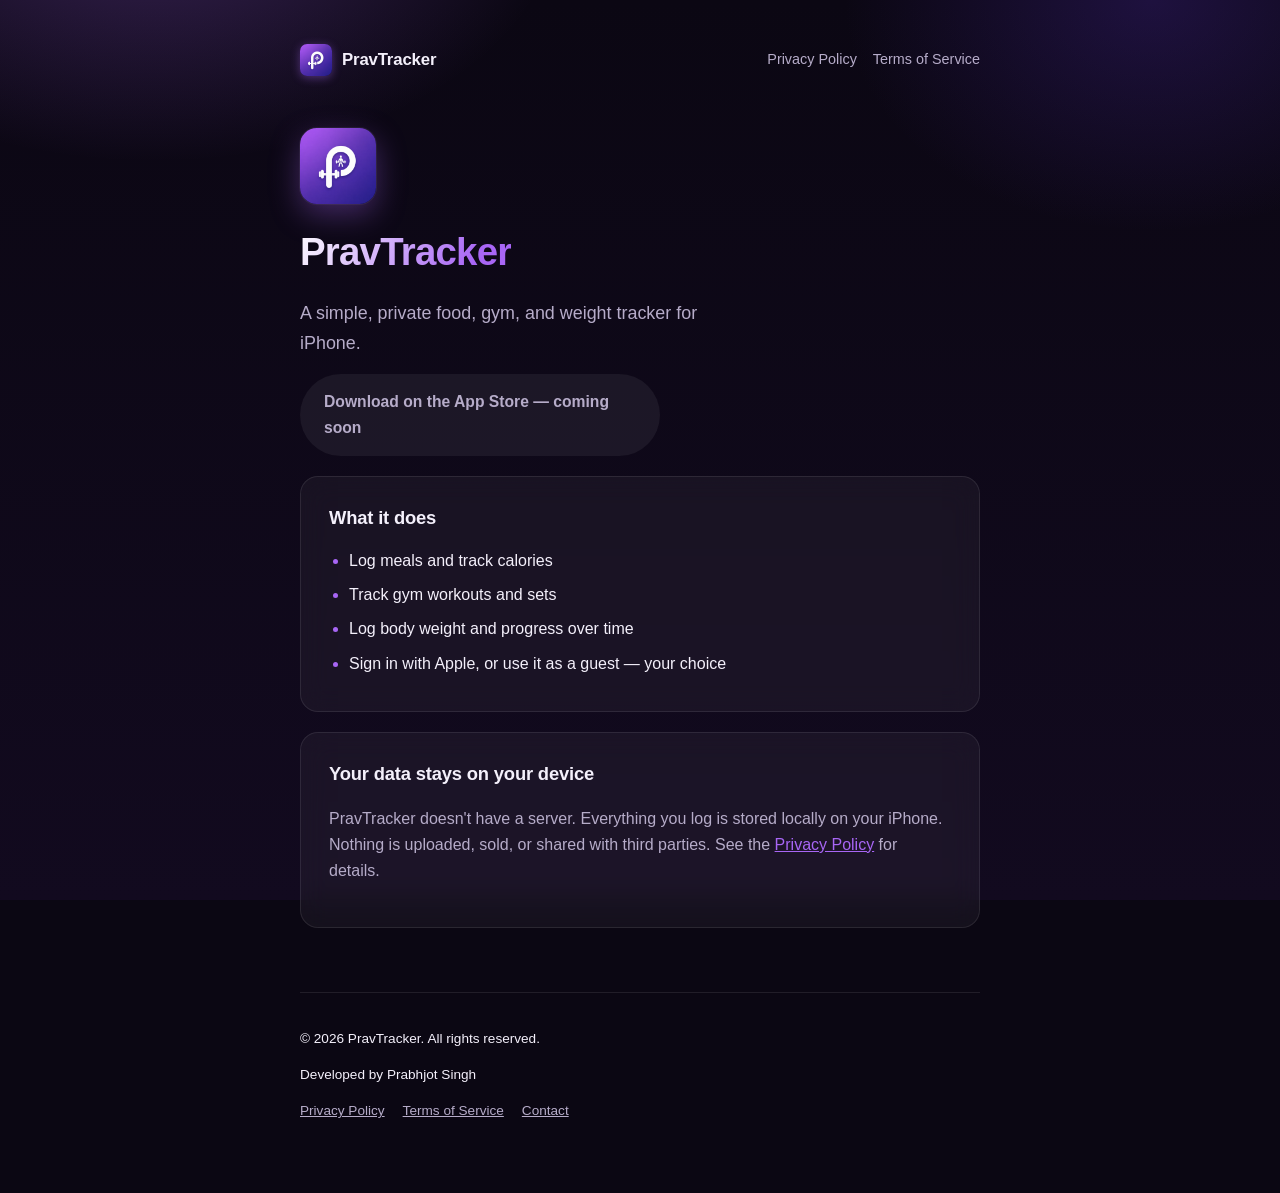
<file: index.html>
<!DOCTYPE html>
<html lang="en">
<head>
<meta charset="UTF-8">
<meta name="viewport" content="width=device-width, initial-scale=1.0">
<title>PravTracker</title>
<link rel="icon" href="app-icon.png">
<link rel="stylesheet" href="style.css">
</head>
<body>
<div class="wrap">
  <header class="site">
    <a class="brand" href="index.html"><img src="app-icon.png" alt=""> PravTracker</a>
    <nav>
      <a href="privacy.html">Privacy Policy</a>
      <a href="terms.html">Terms of Service</a>
    </nav>
  </header>

  <div class="hero">
    <img class="icon" src="app-icon.png" alt="PravTracker app icon">
    <h1>PravTracker</h1>
    <p class="tagline">A simple, private food, gym, and weight tracker for iPhone.</p>

    <!-- TODO: replace "#" with your real App Store link once the app is live, e.g.
         https://apps.apple.com/app/idXXXXXXXXXX -->
    <a class="btn disabled" href="#" id="app-store-link">Download on the App Store — coming soon</a>
  </div>

  <div class="card">
    <h2>What it does</h2>
    <ul>
      <li>Log meals and track calories</li>
      <li>Track gym workouts and sets</li>
      <li>Log body weight and progress over time</li>
      <li>Sign in with Apple, or use it as a guest — your choice</li>
    </ul>
  </div>

  <div class="card">
    <h2>Your data stays on your device</h2>
    <p>PravTracker doesn't have a server. Everything you log is stored locally on your iPhone. Nothing is uploaded, sold, or shared with third parties. See the <a href="privacy.html">Privacy Policy</a> for details.</p>
  </div>

  <footer>
    <p>&copy; <span id="year"></span> PravTracker. All rights reserved.</p>
    <p>Developed by Prabhjot Singh</p>
    <div class="footer-links">
      <a href="privacy.html">Privacy Policy</a>
      <a href="terms.html">Terms of Service</a>
      <a href="mailto:pravtracker@gmail.com">Contact</a>
    </div>
  </footer>
</div>
<script>document.getElementById('year').textContent = new Date().getFullYear();</script>
</body>
</html>
</file>
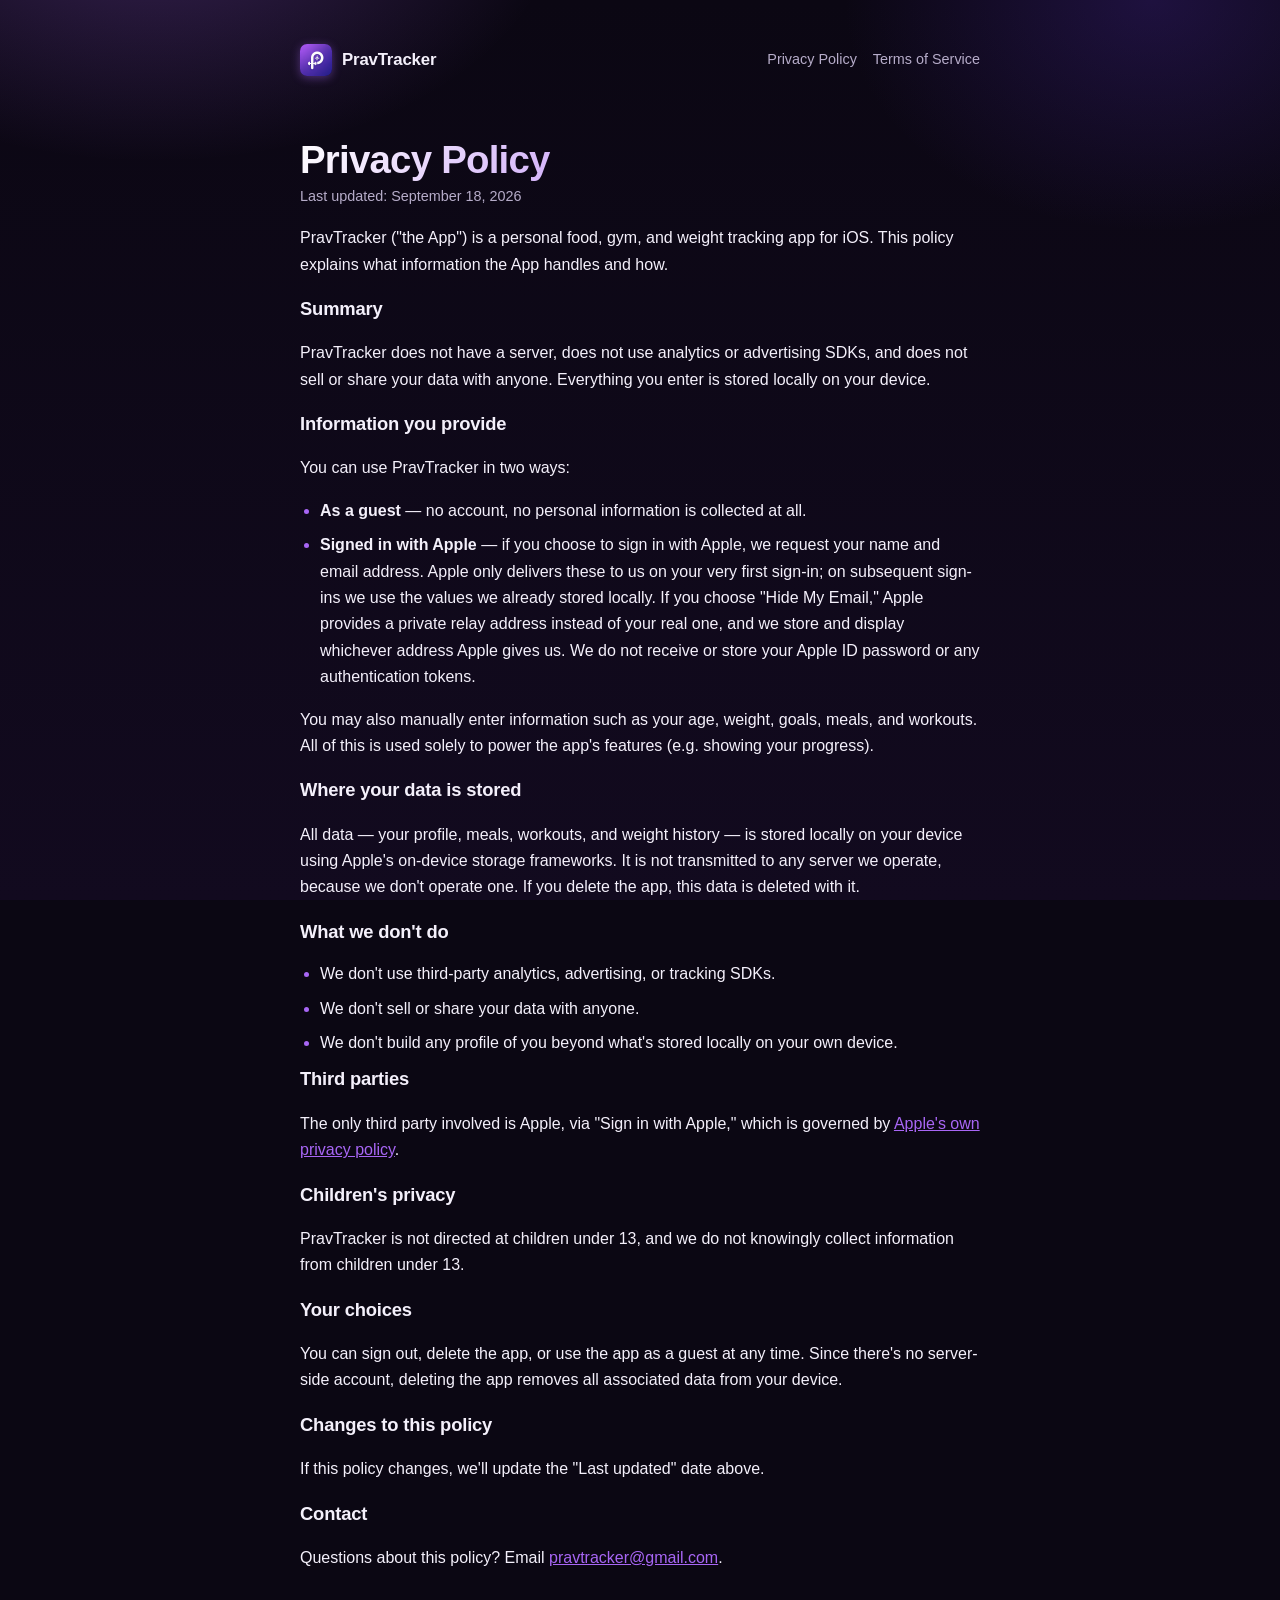
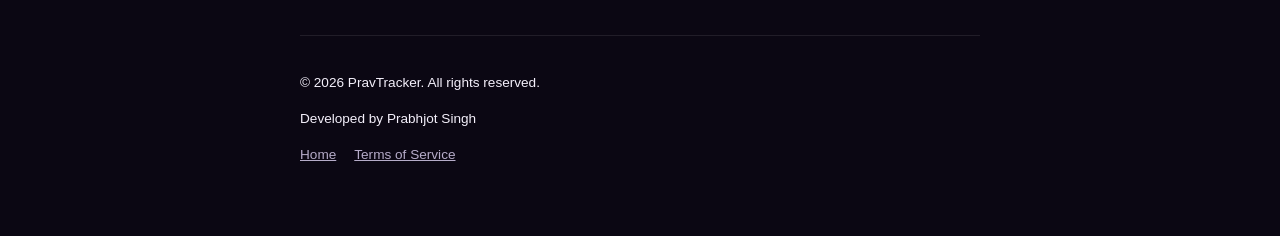
<file: privacy.html>
<!DOCTYPE html>
<html lang="en">
<head>
<meta charset="UTF-8">
<meta name="viewport" content="width=device-width, initial-scale=1.0">
<title>Privacy Policy — PravTracker</title>
<link rel="icon" href="app-icon.png">
<link rel="stylesheet" href="style.css">
</head>
<body>
<div class="wrap">
  <header class="site">
    <a class="brand" href="index.html"><img src="app-icon.png" alt=""> PravTracker</a>
    <nav>
      <a href="privacy.html">Privacy Policy</a>
      <a href="terms.html">Terms of Service</a>
    </nav>
  </header>

  <h1>Privacy Policy</h1>
  <p class="updated">Last updated: September 18, 2026</p>

  <p>PravTracker ("the App") is a personal food, gym, and weight tracking app for iOS. This policy explains what information the App handles and how.</p>

  <h2>Summary</h2>
  <p>PravTracker does not have a server, does not use analytics or advertising SDKs, and does not sell or share your data with anyone. Everything you enter is stored locally on your device.</p>

  <h2>Information you provide</h2>
  <p>You can use PravTracker in two ways:</p>
  <ul>
    <li><strong>As a guest</strong> — no account, no personal information is collected at all.</li>
    <li><strong>Signed in with Apple</strong> — if you choose to sign in with Apple, we request your name and email address. Apple only delivers these to us on your very first sign-in; on subsequent sign-ins we use the values we already stored locally. If you choose "Hide My Email," Apple provides a private relay address instead of your real one, and we store and display whichever address Apple gives us. We do not receive or store your Apple ID password or any authentication tokens.</li>
  </ul>
  <p>You may also manually enter information such as your age, weight, goals, meals, and workouts. All of this is used solely to power the app's features (e.g. showing your progress).</p>

  <h2>Where your data is stored</h2>
  <p>All data — your profile, meals, workouts, and weight history — is stored locally on your device using Apple's on-device storage frameworks. It is not transmitted to any server we operate, because we don't operate one. If you delete the app, this data is deleted with it.</p>

  <h2>What we don't do</h2>
  <ul>
    <li>We don't use third-party analytics, advertising, or tracking SDKs.</li>
    <li>We don't sell or share your data with anyone.</li>
    <li>We don't build any profile of you beyond what's stored locally on your own device.</li>
  </ul>

  <h2>Third parties</h2>
  <p>The only third party involved is Apple, via "Sign in with Apple," which is governed by <a href="https://www.apple.com/legal/privacy/" target="_blank" rel="noopener">Apple's own privacy policy</a>.</p>

  <h2>Children's privacy</h2>
  <p>PravTracker is not directed at children under 13, and we do not knowingly collect information from children under 13.</p>

  <h2>Your choices</h2>
  <p>You can sign out, delete the app, or use the app as a guest at any time. Since there's no server-side account, deleting the app removes all associated data from your device.</p>

  <h2>Changes to this policy</h2>
  <p>If this policy changes, we'll update the "Last updated" date above.</p>

  <h2>Contact</h2>
  <p>Questions about this policy? Email <a href="mailto:pravtracker@gmail.com">pravtracker@gmail.com</a>.</p>

  <footer>
    <p>&copy; <span id="year"></span> PravTracker. All rights reserved.</p>
    <p>Developed by Prabhjot Singh</p>
    <div class="footer-links">
      <a href="index.html">Home</a>
      <a href="terms.html">Terms of Service</a>
    </div>
  </footer>
</div>
<script>document.getElementById('year').textContent = new Date().getFullYear();</script>
</body>
</html>
</file>
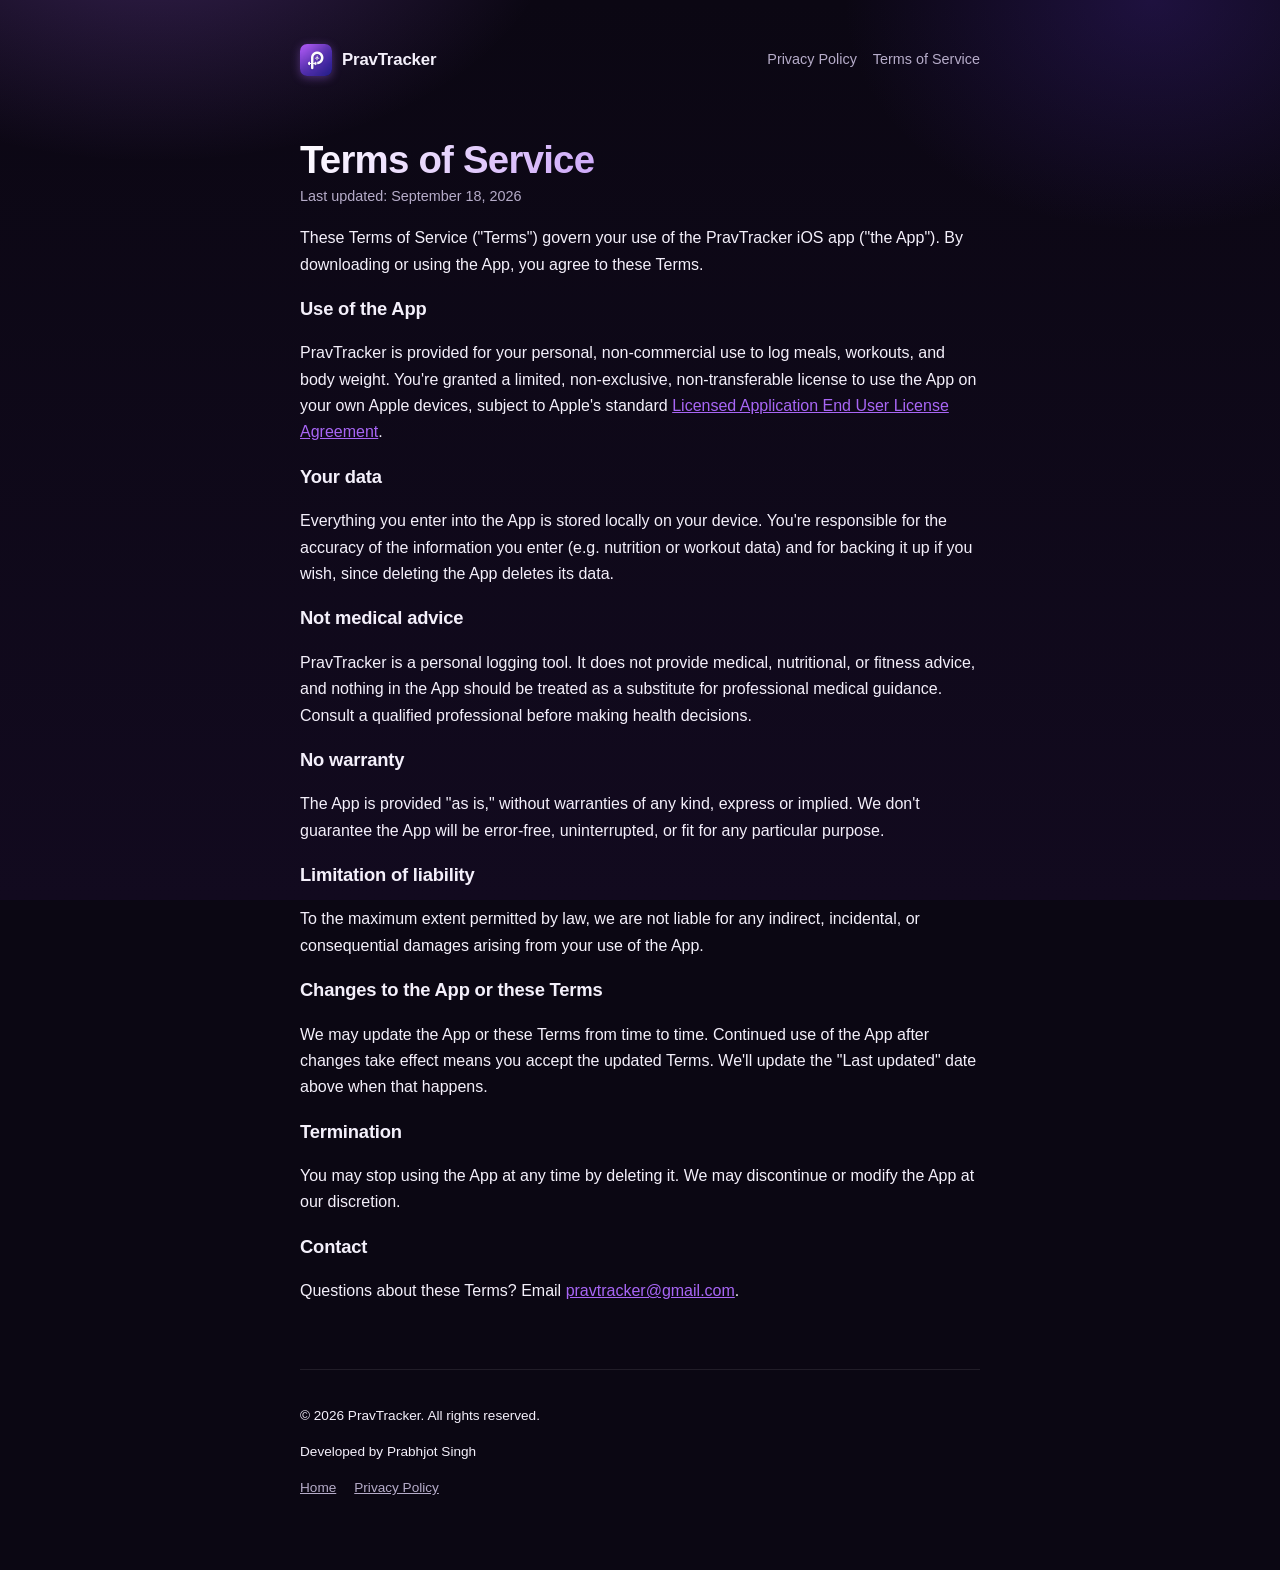
<file: terms.html>
<!DOCTYPE html>
<html lang="en">
<head>
<meta charset="UTF-8">
<meta name="viewport" content="width=device-width, initial-scale=1.0">
<title>Terms of Service — PravTracker</title>
<link rel="icon" href="app-icon.png">
<link rel="stylesheet" href="style.css">
</head>
<body>
<div class="wrap">
  <header class="site">
    <a class="brand" href="index.html"><img src="app-icon.png" alt=""> PravTracker</a>
    <nav>
      <a href="privacy.html">Privacy Policy</a>
      <a href="terms.html">Terms of Service</a>
    </nav>
  </header>

  <h1>Terms of Service</h1>
  <p class="updated">Last updated: September 18, 2026</p>

  <p>These Terms of Service ("Terms") govern your use of the PravTracker iOS app ("the App"). By downloading or using the App, you agree to these Terms.</p>

  <h2>Use of the App</h2>
  <p>PravTracker is provided for your personal, non-commercial use to log meals, workouts, and body weight. You're granted a limited, non-exclusive, non-transferable license to use the App on your own Apple devices, subject to Apple's standard <a href="https://www.apple.com/legal/internet-services/itunes/dev/stdeula/" target="_blank" rel="noopener">Licensed Application End User License Agreement</a>.</p>

  <h2>Your data</h2>
  <p>Everything you enter into the App is stored locally on your device. You're responsible for the accuracy of the information you enter (e.g. nutrition or workout data) and for backing it up if you wish, since deleting the App deletes its data.</p>

  <h2>Not medical advice</h2>
  <p>PravTracker is a personal logging tool. It does not provide medical, nutritional, or fitness advice, and nothing in the App should be treated as a substitute for professional medical guidance. Consult a qualified professional before making health decisions.</p>

  <h2>No warranty</h2>
  <p>The App is provided "as is," without warranties of any kind, express or implied. We don't guarantee the App will be error-free, uninterrupted, or fit for any particular purpose.</p>

  <h2>Limitation of liability</h2>
  <p>To the maximum extent permitted by law, we are not liable for any indirect, incidental, or consequential damages arising from your use of the App.</p>

  <h2>Changes to the App or these Terms</h2>
  <p>We may update the App or these Terms from time to time. Continued use of the App after changes take effect means you accept the updated Terms. We'll update the "Last updated" date above when that happens.</p>

  <h2>Termination</h2>
  <p>You may stop using the App at any time by deleting it. We may discontinue or modify the App at our discretion.</p>

  <h2>Contact</h2>
  <p>Questions about these Terms? Email <a href="mailto:pravtracker@gmail.com">pravtracker@gmail.com</a>.</p>

  <footer>
    <p>&copy; <span id="year"></span> PravTracker. All rights reserved.</p>
    <p>Developed by Prabhjot Singh</p>
    <div class="footer-links">
      <a href="index.html">Home</a>
      <a href="privacy.html">Privacy Policy</a>
    </div>
  </footer>
</div>
<script>document.getElementById('year').textContent = new Date().getFullYear();</script>
</body>
</html>
</file>
<file: style.css>
:root {
  --bg: #0b0713;
  --bg-2: #120a1f;
  --card: rgba(255, 255, 255, 0.045);
  --card-border: rgba(255, 255, 255, 0.09);
  --text: #f4f0fb;
  --muted: #b6acc9;
  --brand-light: #a866f5;
  --brand-mid: #7a3fd6;
  --brand-dark: #422490;
  --ring: rgba(168, 102, 245, 0.35);
}

* { box-sizing: border-box; }

html { scroll-behavior: smooth; }

body {
  margin: 0;
  font-family: -apple-system, BlinkMacSystemFont, "Segoe UI", Roboto, Helvetica, Arial, sans-serif;
  color: var(--text);
  background: var(--bg);
  background-image:
    radial-gradient(680px 420px at 12% -10%, rgba(168, 102, 245, 0.28), transparent 60%),
    radial-gradient(560px 420px at 90% 0%, rgba(66, 36, 144, 0.35), transparent 55%),
    linear-gradient(180deg, var(--bg) 0%, var(--bg-2) 100%);
  background-attachment: fixed;
  line-height: 1.65;
  -webkit-font-smoothing: antialiased;
}

.wrap {
  max-width: 720px;
  margin: 0 auto;
  padding: clamp(28px, 8vw, 44px) clamp(16px, 5vw, 20px) 70px;
}

header.site {
  display: flex;
  align-items: center;
  justify-content: space-between;
  flex-wrap: wrap;
  gap: 10px;
  margin-bottom: clamp(32px, 8vw, 52px);
}

.brand {
  display: flex;
  align-items: center;
  gap: 10px;
  text-decoration: none;
  color: var(--text);
  font-weight: 700;
  font-size: 1.05rem;
  letter-spacing: -0.01em;
  white-space: nowrap;
}

.brand img {
  width: 32px;
  height: 32px;
  border-radius: 22%;
  box-shadow: 0 2px 10px rgba(168, 102, 245, 0.4);
}

nav {
  display: flex;
  gap: 16px;
  flex-wrap: wrap;
}

nav a {
  color: var(--muted);
  text-decoration: none;
  font-size: 0.9rem;
  transition: color 0.15s ease;
}

nav a:hover { color: var(--text); }

.hero {
  display: flex;
  flex-direction: column;
  align-items: flex-start;
  gap: 16px;
}

.hero img.icon {
  width: clamp(60px, 18vw, 76px);
  height: clamp(60px, 18vw, 76px);
  border-radius: 22%;
  box-shadow: 0 10px 30px rgba(168, 102, 245, 0.35), 0 0 0 1px rgba(255,255,255,0.06);
}

h1 {
  font-size: clamp(1.9rem, 8vw, 2.4rem);
  margin: 0;
  letter-spacing: -0.02em;
  background: linear-gradient(120deg, #ffffff 0%, var(--brand-light) 80%);
  -webkit-background-clip: text;
  background-clip: text;
  color: transparent;
}

h2 {
  font-size: 1.15rem;
  margin: 0 0 14px;
  letter-spacing: -0.01em;
}

p.tagline {
  color: var(--muted);
  font-size: clamp(1rem, 4vw, 1.12rem);
  margin: 0;
  max-width: 440px;
}

.card {
  background: var(--card);
  border: 1px solid var(--card-border);
  border-radius: 18px;
  padding: clamp(20px, 5vw, 26px) clamp(18px, 5vw, 28px);
  margin-top: 20px;
  backdrop-filter: blur(14px);
}

.btn {
  display: inline-flex;
  align-items: center;
  justify-content: center;
  gap: 8px;
  width: 100%;
  max-width: 360px;
  background: linear-gradient(135deg, var(--brand-light), var(--brand-dark));
  color: #fff;
  font-weight: 600;
  font-size: 0.98rem;
  padding: 15px 24px;
  border-radius: 999px;
  text-decoration: none;
  box-shadow: 0 8px 24px var(--ring);
  transition: transform 0.15s ease, box-shadow 0.15s ease;
}

.btn:hover {
  transform: translateY(-1px);
  box-shadow: 0 10px 28px var(--ring);
}

.btn.disabled {
  background: rgba(255, 255, 255, 0.06);
  color: var(--muted);
  box-shadow: none;
  cursor: default;
  pointer-events: none;
}

ul { padding-left: 20px; margin: 0; }
ul li { margin-bottom: 8px; color: var(--text); }
ul li::marker { color: var(--brand-light); }

p { color: var(--text); }
.card p { color: var(--muted); }

a { color: var(--brand-light); }
a:hover { color: #c9a2fb; }

footer {
  margin-top: 64px;
  color: var(--muted);
  font-size: 0.85rem;
  border-top: 1px solid var(--card-border);
  padding-top: 22px;
}

footer a { color: var(--muted); }
footer a:hover { color: var(--text); }

.footer-links {
  display: flex;
  flex-wrap: wrap;
  gap: 8px 18px;
  margin-top: 8px;
}

.updated { color: var(--muted); font-size: 0.9rem; margin-top: -6px; }

@media (max-width: 480px) {
  .brand { font-size: 0.98rem; }
  .brand img { width: 28px; height: 28px; }
  nav { gap: 12px; }
  nav a { font-size: 0.85rem; }
  .card { border-radius: 14px; }
  .btn { font-size: 0.94rem; padding: 14px 20px; }
}

@media (hover: none) {
  .btn:hover { transform: none; }
}
</file>
